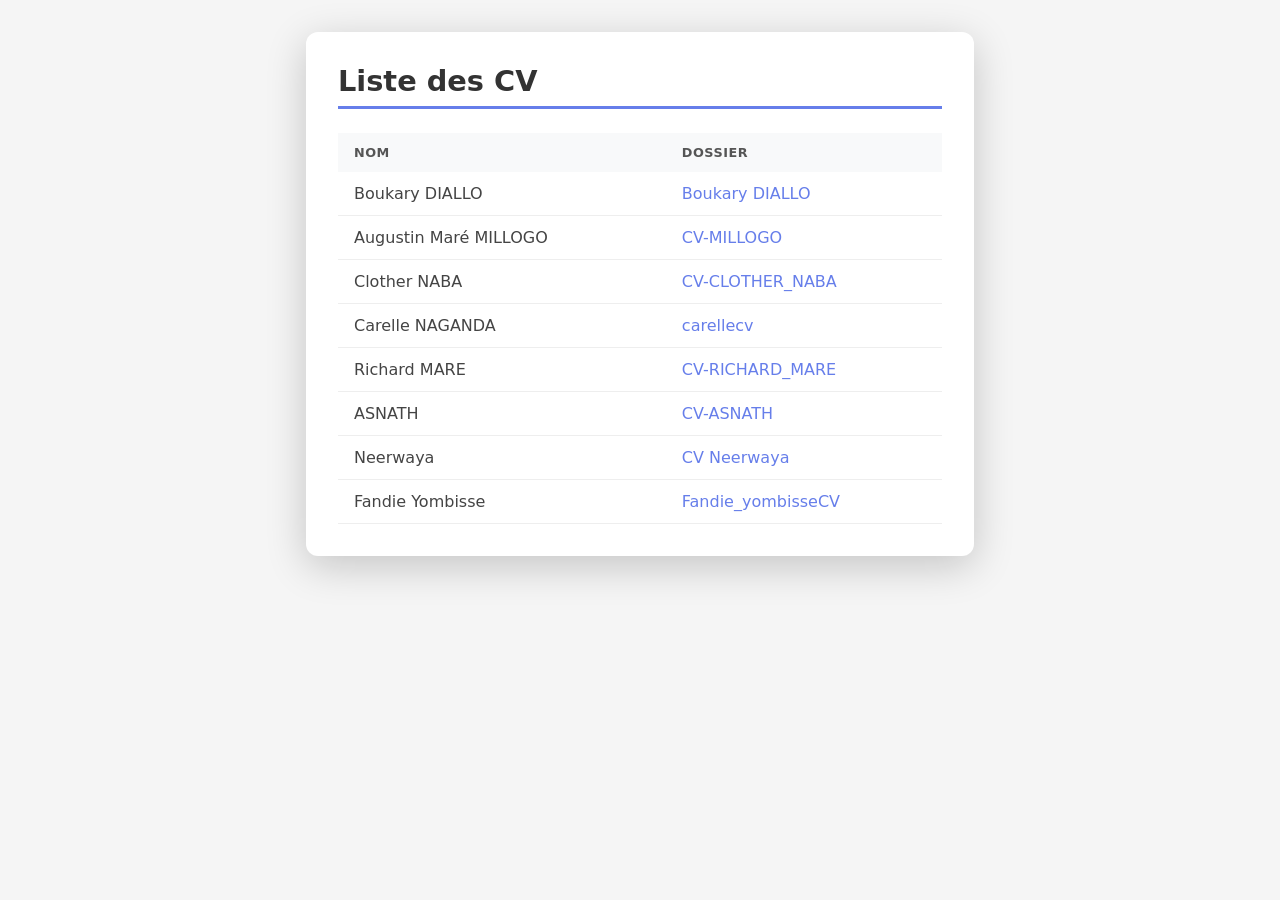
<file: index.html>
<!DOCTYPE html>
<html lang="fr">
<head>
  <meta charset="UTF-8">
  <meta name="viewport" content="width=device-width, initial-scale=1.0">
  <title>Liste des CV</title>
  <style>
    * { box-sizing: border-box; }
    body {
      font-family: system-ui, -apple-system, sans-serif;
      max-width: 700px;
      margin: 0 auto;
      padding: 2rem 1rem;
      background: #f5f5f5;
      min-height: 100vh;
    }
    .card {
      background: #fff;
      border-radius: 12px;
      padding: 2rem;
      box-shadow: 0 10px 40px rgba(0,0,0,0.2);
    }
    h1 {
      font-size: 1.8rem;
      margin: 0 0 1.5rem;
      color: #333;
      border-bottom: 3px solid #667eea;
      padding-bottom: 0.5rem;
    }
    table { width: 100%; border-collapse: collapse; }
    th {
      text-align: left;
      padding: 0.75rem 1rem;
      background: #f8f9fa;
      color: #555;
      font-weight: 600;
      text-transform: uppercase;
      font-size: 0.8rem;
      letter-spacing: 0.5px;
    }
    td {
      padding: 0.75rem 1rem;
      border-bottom: 1px solid #eee;
      color: #444;
    }
    tr:hover td { background: #f8f9fa; }
    a {
      color: #667eea;
      text-decoration: none;
      font-weight: 500;
      transition: color 0.2s;
    }
    a:hover { color: #764ba2; text-decoration: underline; }
    .no-link { color: #aaa; }
  </style>
</head>
<body>
  <div class="card">
    <h1>Liste des CV</h1>
    <table>
      <tr><th>Nom</th><th>Dossier</th></tr>
      <tr><td>Boukary DIALLO</td><td><a href="boukary.dev/index.html">Boukary DIALLO</a></td></tr>
      <tr><td>Augustin Maré MILLOGO</td><td><a href="CV-MILLOGO/index.html">CV-MILLOGO</a></td></tr>
      <tr><td>Clother NABA</td><td><a href="CV-CLOTHER_NABA/index.html">CV-CLOTHER_NABA</a></td></tr>
      <tr><td>Carelle NAGANDA</td><td><a href="carellecv/index.html">carellecv</a></td></tr>
      <tr><td>Richard MARE</td><td><a href="CV-RICHARD_MARE/index.html">CV-RICHARD_MARE</a></td></tr>
      <tr><td>ASNATH</td><td><a href="CV-ASNATH/index.html">CV-ASNATH</a></td></tr>
      <tr><td>Neerwaya</td><td><a href="CV%20Neerwaya/curi.html">CV Neerwaya</a></td></tr>
      <tr><td>Fandie Yombisse</td><td><a href="Fandie_yombisseCV/yombisseCV.html">Fandie_yombisseCV</a></td></tr>
    </table>
  </div>
</body>
</html>
</file>
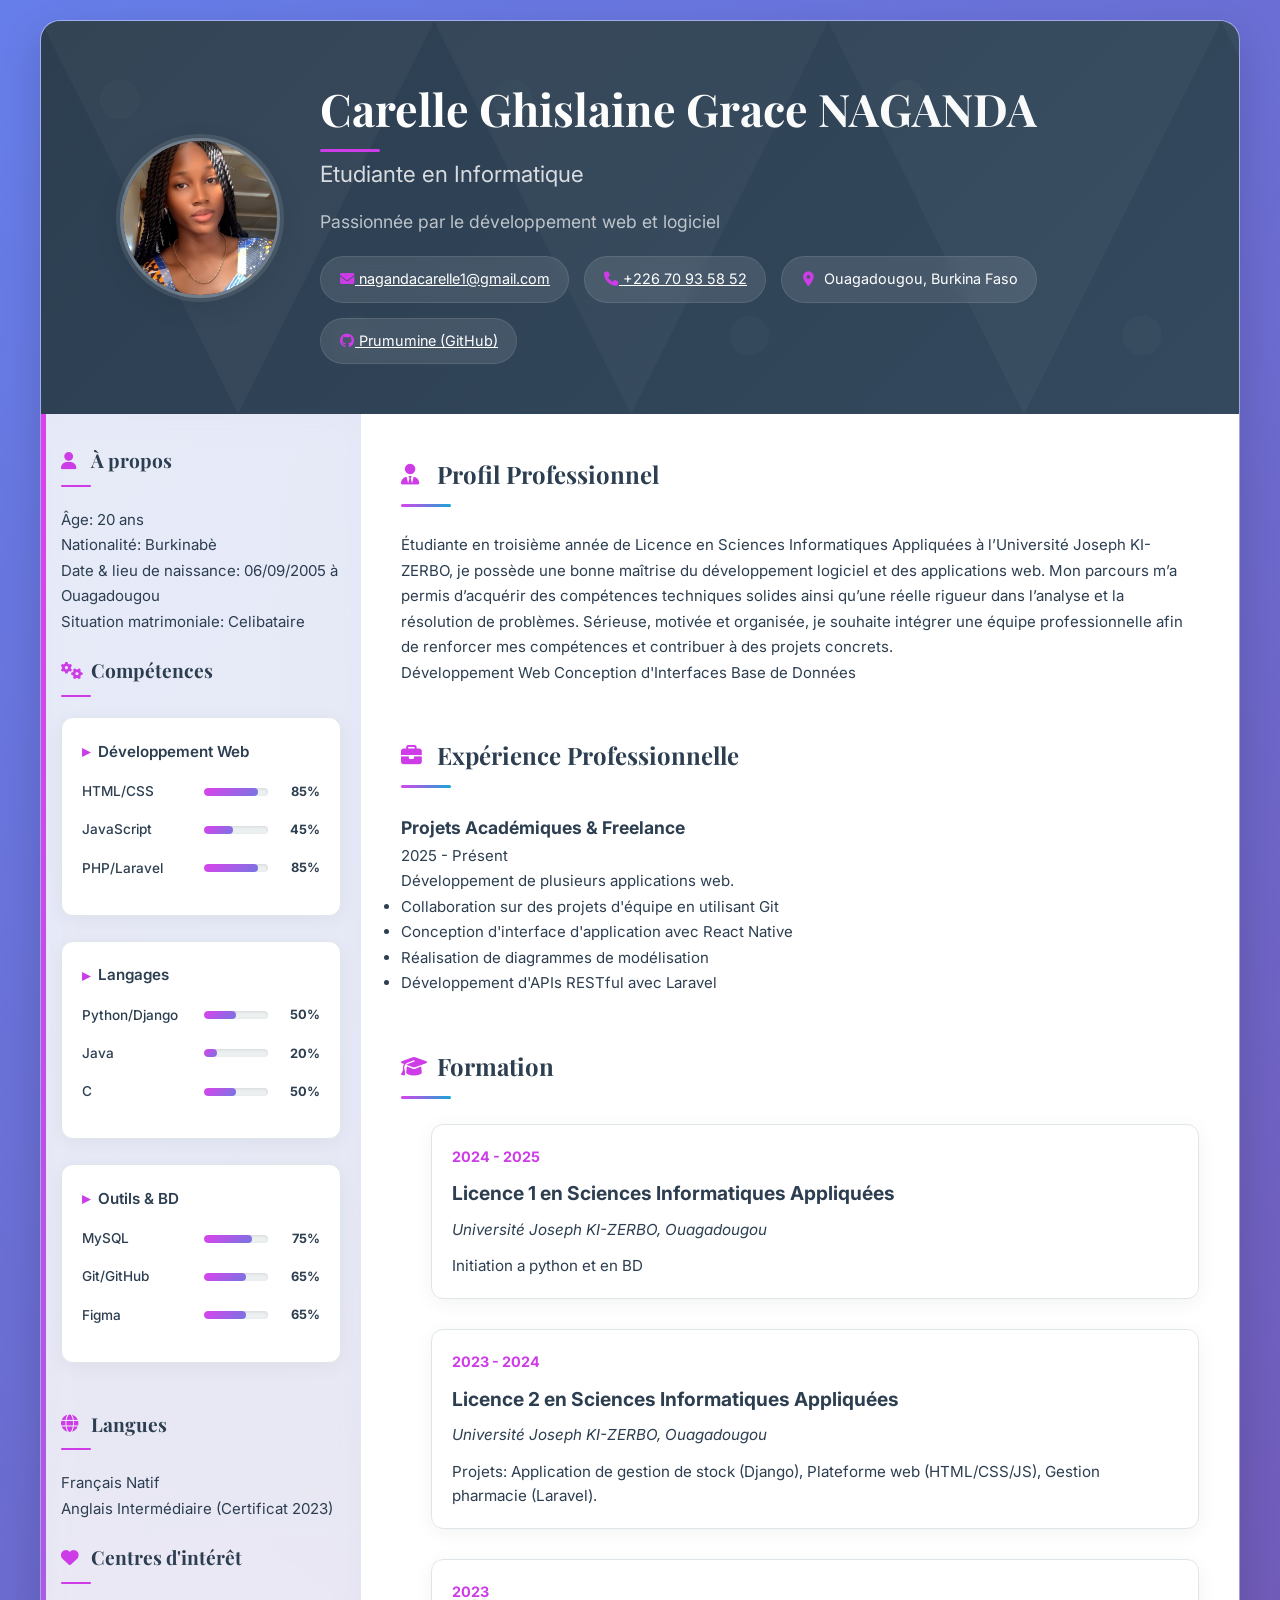
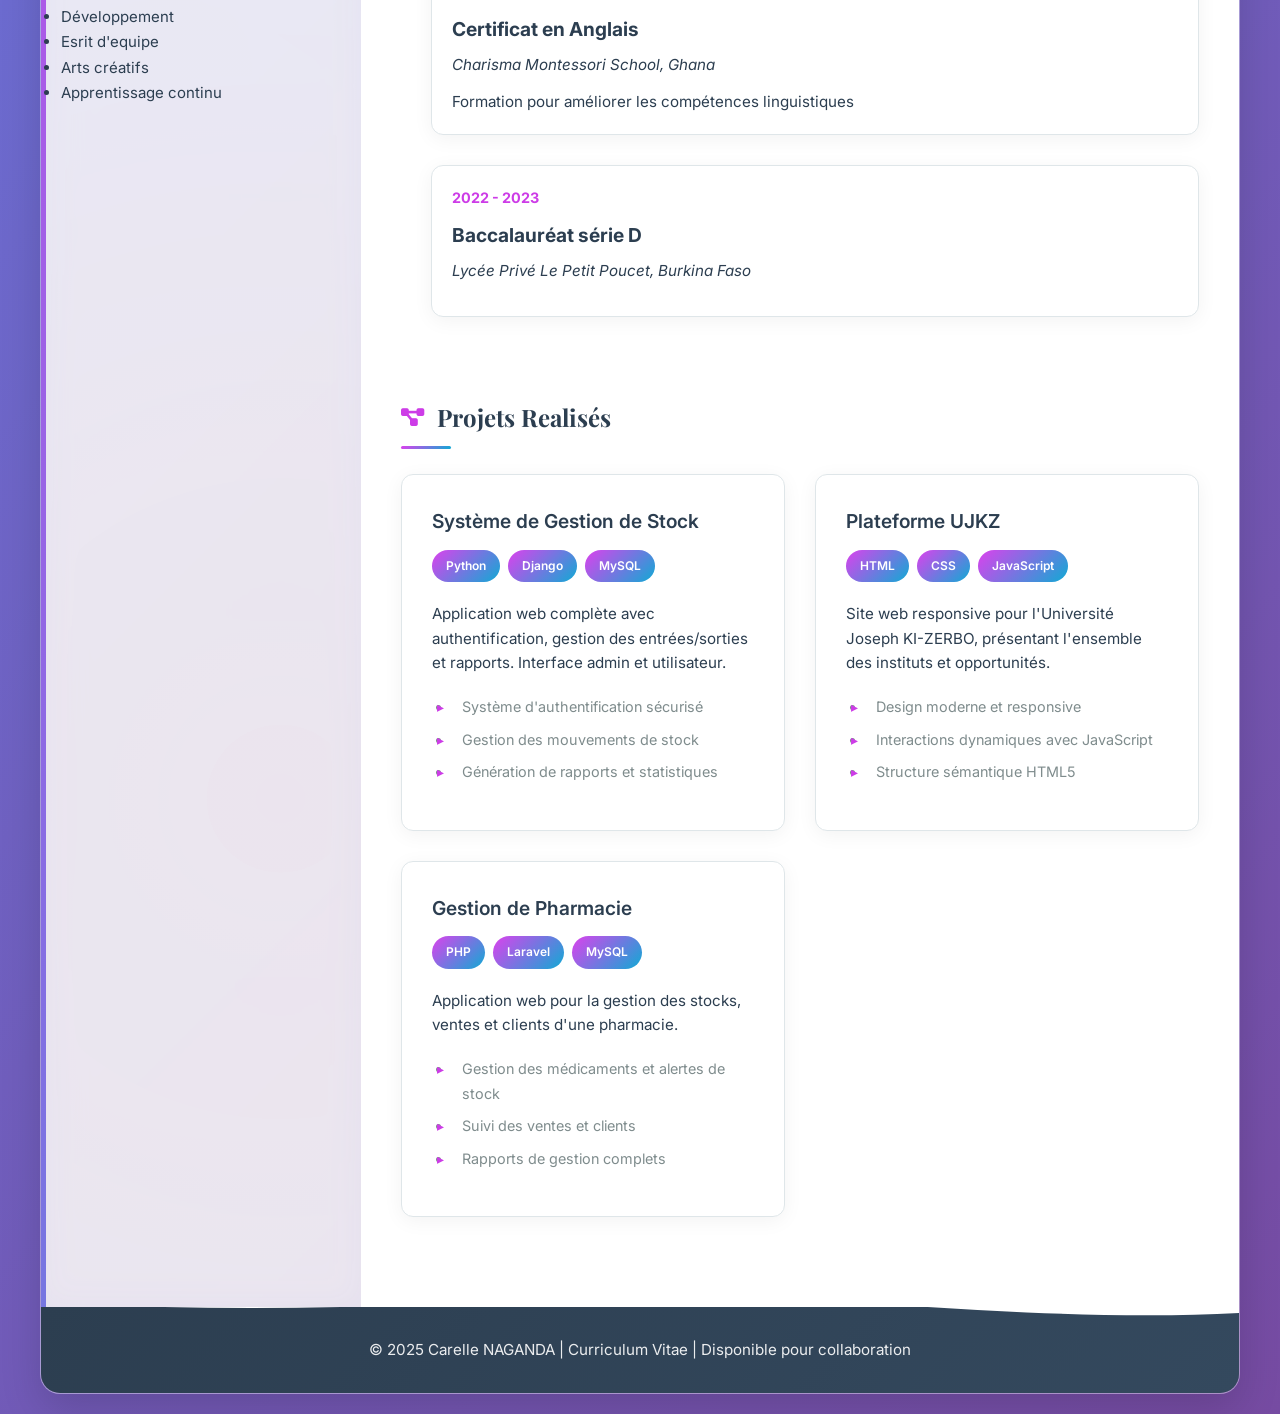
<file: carellecv/index.html>
<!DOCTYPE html>
<html lang="fr">
<head>
    <meta charset="UTF-8">
    <meta name="viewport" content="width=device-width, initial-scale=1.0">
    <title>Carelle NAGANDA | Curriculum Vitae</title>
    <link rel="preconnect" href="https://fonts.googleapis.com">
    <link rel="preconnect" href="https://fonts.gstatic.com" crossorigin>
    <link href="https://fonts.googleapis.com/css2?family=Inter:wght@300;400;500;600;700&family=Playfair+Display:wght@400;500;600;700&display=swap" rel="stylesheet">
    <link rel="stylesheet" href="https://cdnjs.cloudflare.com/ajax/libs/font-awesome/6.4.0/css/all.min.css">
    <link rel="stylesheet" href="style.css">
    <link rel="stylesheet" media="print" href="style.css">
</head>
<body>
    <div class="cv-container">
        <!-- CV Header -->
        <header class="cv-header">
            <div class="container">
                <div class="header-content">
                    <div class="profile-section">
                        <div class="profile-img">
                            <img src="mon Image 2025.png" alt="Photo de Carelle NAGANDA">
                        </div>
                        <div class="header-text">
                            <h1>Carelle Ghislaine Grace NAGANDA</h1>
                            <h2>Etudiante en Informatique</h2>
                            <p>Passionnée par le développement web et logiciel</p>
                            <div class="contact-quick">
                                <span><a href="mailto:nagandacarelle1@gmail.com"><i class="fas fa-envelope"></i> nagandacarelle1@gmail.com</a></span>
                                <span><a href="tel:+22670935852"><i class="fas fa-phone"></i> +226 70 93 58 52</a></span>
                                <span><i class="fas fa-map-marker-alt"></i> Ouagadougou, Burkina Faso</span>
                                <span><a href="https://github.com/Prumumine/skanemi/tree/main/resources"><i class="fab fa-github"></i> Prumumine (GitHub)</a></span>
                            </div>
                        </div>
                    </div>
                </div>
            </div>
        </header>

        <!-- Main CV Layout -->
        <main class="cv-layout">
            <!-- Sidebar -->
            <aside class="sidebar">
                <!-- Personal Information -->
                <section class="personal-info">
                    <h3><i class="fas fa-user"></i> À propos</h3>
                    <div class="detail-item">
                        <span class="detail-label">Âge:</span>
                        <span class="detail-value">20 ans</span>
                    </div>
                    <div class="detail-item">
                        <span class="detail-label">Nationalité:</span>
                        <span class="detail-value">Burkinabè</span>
                    </div>
                     <div class="detail-item">
                        <span class="detail-label">Date & lieu de naissance: </span>
                        <span class="detail-value">06/09/2005 à Ouagadougou</span>
                    </div>
                    <div class="detail-item">
                        <span class="detail-label">Situation matrimoniale:</span>
                        <span class="detail-value">Celibataire</span>
                    </div>
                </section>

                <!-- Skills -->
                <section class="skills-sidebar">
                    <h3><i class="fas fa-cogs"></i> Compétences</h3>
                    <div class="skill-category">
                        <h4>Développement Web</h4>
                        <div class="skill-item">
                            <span class="skill-name">HTML/CSS</span>
                            <div class="skill-bar">
                                <div class="skill-level html-css"></div>
                            </div>
                            <span class="skill-percent">85%</span>
                        </div>
                        <div class="skill-item">
                            <span class="skill-name">JavaScript</span>
                            <div class="skill-bar">
                                <div class="skill-level javascript"></div>
                            </div>
                            <span class="skill-percent">45%</span>
                        </div>
                        <div class="skill-item">
                            <span class="skill-name">PHP/Laravel</span>
                            <div class="skill-bar">
                                <div class="skill-level php"></div>
                            </div>
                            <span class="skill-percent">85%</span>
                        </div>
                    </div>

                    <div class="skill-category">
                        <h4>Langages</h4>
                        <div class="skill-item">
                            <span class="skill-name">Python/Django</span>
                            <div class="skill-bar">
                                <div class="skill-level python"></div>
                            </div>
                            <span class="skill-percent">50%</span>
                        </div>
                        <div class="skill-item">
                            <span class="skill-name">Java</span>
                            <div class="skill-bar">
                                <div class="skill-level java"></div>
                            </div>
                            <span class="skill-percent">20%</span>
                        </div>
                        <div class="skill-item">
                            <span class="skill-name">C</span>
                            <div class="skill-bar">
                                <div class="skill-level c"></div>
                            </div>
                            <span class="skill-percent">50%</span>
                        </div>
                    </div>

                    <div class="skill-category">
                        <h4>Outils & BD</h4>
                        <div class="skill-item">
                            <span class="skill-name">MySQL</span>
                            <div class="skill-bar">
                                <div class="skill-level mysql"></div>
                            </div>
                            <span class="skill-percent">75%</span>
                        </div>
                        <div class="skill-item">
                            <span class="skill-name">Git/GitHub</span>
                            <div class="skill-bar">
                                <div class="skill-level git"></div>
                            </div>
                            <span class="skill-percent">65%</span>
                        </div>
                        <div class="skill-item">
                            <span class="skill-name">Figma</span>
                            <div class="skill-bar">
                                <div class="skill-level design"></div>
                            </div>
                            <span class="skill-percent">65%</span>
                        </div>
                    </div>
                </section>

                <!-- Languages -->
                <section class="languages">
                    <h3><i class="fas fa-globe"></i> Langues</h3>
                    <div class="language-item">
                        <span class="language-name">Français</span>
                        <span class="language-level">Natif</span>
                    </div>
                    <div class="language-item">
                        <span class="language-name">Anglais</span>
                        <span class="language-level">Intermédiaire (Certificat 2023)</span>
                    </div>
                </section>

                <!-- Interests -->
                <section class="interests">
                    <h3><i class="fas fa-heart"></i> Centres d'intérêt</h3>
                    <ul>
                        <li>Développement </li>
                        <li>Esrit d'equipe</li>
                        <li>Arts créatifs</li>
                        <li>Apprentissage continu</li>
                        
                    </ul>
                </section>
            </aside>

            <!-- Main Content -->
            <div class="main-content">
                <!-- Professional Summary -->
                <section class="summary">
                    <h2><i class="fas fa-user-tie"></i> Profil Professionnel</h2>
                    <p>Étudiante en troisième année de Licence en Sciences Informatiques Appliquées à l’Université Joseph KI-ZERBO, je possède une bonne maîtrise du développement logiciel et des applications web. Mon parcours m’a permis d’acquérir des compétences techniques solides ainsi qu’une réelle rigueur dans l’analyse et la résolution de problèmes. Sérieuse, motivée et organisée, je souhaite intégrer une équipe professionnelle afin de renforcer mes compétences et contribuer à des projets concrets.</p>
                    <div class="key-skills">
                        <span class="skill-tag">Développement Web</span>
                        <span class="skill-tag">Conception d'Interfaces</span>
                        <span class="skill-tag">Base de Données</span>
                    </div>
                </section>

                <!-- Professional Experience -->
                <section class="experience">
                    <h2><i class="fas fa-briefcase"></i> Expérience Professionnelle</h2>
                    <div class="experience-item">
                        <h3>Projets Académiques & Freelance</h3>
                        <span class="experience-date">2025 - Présent</span>
                        <p>Développement de plusieurs applications web.</p>
                        <ul>
                            <li>Collaboration sur des projets d'équipe en utilisant Git</li>
                            <li>Conception d'interface d'application avec React Native</li>
                            <li>Réalisation de diagrammes de modélisation</li>
                            <li>Développement d'APIs RESTful avec Laravel</li>
                        </ul>
                    </div>
                </section>

                <!-- Education -->
                <section class="education">
                    <h2><i class="fas fa-graduation-cap"></i> Formation</h2>
                    <div class="timeline">
                        <div class="timeline-item">
                            <div class="timeline-date">2024 - 2025</div>
                            <div class="timeline-content">
                                <h3>Licence 1 en Sciences Informatiques Appliquées</h3>
                                <p class="institution">Université Joseph KI-ZERBO, Ouagadougou</p>
                                <p>Initiation a python et en BD</p>
                            </div>
                        </div>
                        <div class="timeline-item">
                            <div class="timeline-date">2023 - 2024</div>
                            <div class="timeline-content">
                                <h3>Licence 2 en Sciences Informatiques Appliquées</h3>
                                <p class="institution">Université Joseph KI-ZERBO, Ouagadougou</p>
                                <p>Projets: Application de gestion de stock (Django), Plateforme web (HTML/CSS/JS), Gestion pharmacie (Laravel).</p>
                            </div>
                        </div>
                        <div class="timeline-item">
                            <div class="timeline-date">2023</div>
                            <div class="timeline-content">
                                <h3>Certificat en Anglais</h3>
                                <p class="institution">Charisma Montessori School, Ghana</p>
                                <p>Formation  pour améliorer les compétences linguistiques </p>
                            </div>
                        </div>
                        <div class="timeline-item">
                            <div class="timeline-date">2022 - 2023</div>
                            <div class="timeline-content">
                                <h3>Baccalauréat série D </h3>
                                <p class="institution">Lycée Privé Le Petit Poucet, Burkina Faso</p>

                            </div>
                        </div>
                    </div>
                </section>

                <!-- Projects -->
                <section class="projects">
                    <h2><i class="fas fa-project-diagram"></i> Projets Realisés</h2>
                    <div class="projects-grid">
                        <div class="project-card">
                            <div class="project-header">
                                <h3>Système de Gestion de Stock</h3>
                                <div class="project-tech">
                                    <span>Python</span>
                                    <span>Django</span>
                                    <span>MySQL</span>
                                </div>
                            </div>
                            <p>Application web complète avec authentification, gestion des entrées/sorties et rapports. Interface admin et utilisateur.</p>
                            <ul>
                                <li>Système d'authentification sécurisé</li>
                                <li>Gestion des mouvements de stock</li>
                                <li>Génération de rapports et statistiques</li>
                            </ul>
                        </div>
                        <div class="project-card">
                            <div class="project-header">
                                <h3>Plateforme UJKZ</h3>
                                <div class="project-tech">
                                    <span>HTML</span>
                                    <span>CSS</span>
                                    <span>JavaScript</span>
                                </div>
                            </div>
                            <p>Site web responsive pour l'Université Joseph KI-ZERBO, présentant l'ensemble des instituts et opportunités.</p>
                            <ul>
                                <li>Design moderne et responsive</li>
                                <li>Interactions dynamiques avec JavaScript</li>
                                <li>Structure sémantique HTML5</li>
                            </ul>
                        </div>
                        <div class="project-card">
                            <div class="project-header">
                                <h3>Gestion de Pharmacie</h3>
                                <div class="project-tech">
                                    <span>PHP</span>
                                    <span>Laravel</span>
                                    <span>MySQL</span>
                                </div>
                            </div>
                            <p>Application web pour la gestion des stocks, ventes et clients d'une pharmacie.</p>
                            <ul>
                                <li>Gestion des médicaments et alertes de stock</li>
                                <li>Suivi des ventes et clients</li>
                                <li>Rapports de gestion complets</li>
                            </ul>
                        </div>
                    </div>
                </section>


            </div>
        </main>

        <!-- Footer -->
        <footer class="cv-footer">
            <p>&copy; 2025 Carelle NAGANDA | Curriculum Vitae | Disponible pour collaboration</p>
        </footer>
    </div>

    <script>
        // Simple UX enhancement: Smooth scroll for anchor links
        document.querySelectorAll('a[href^="#"]').forEach(anchor => {
            anchor.addEventListener('click', function (e) {
                e.preventDefault();
                document.querySelector(this.getAttribute('href')).scrollIntoView({
                    behavior: 'smooth'
                });
            });
        });

        // Add loading animation for skills
        window.addEventListener('load', function() {
            const skillBars = document.querySelectorAll('.skill-level');
            skillBars.forEach((bar, index) => {
                setTimeout(() => {
                    const targetWidth = getComputedStyle(bar).getPropertyValue('--target-width') || '0%';
                    bar.style.width = targetWidth;
                }, index * 200);
            });
        });
    </script>
</body>
</html>
</file>
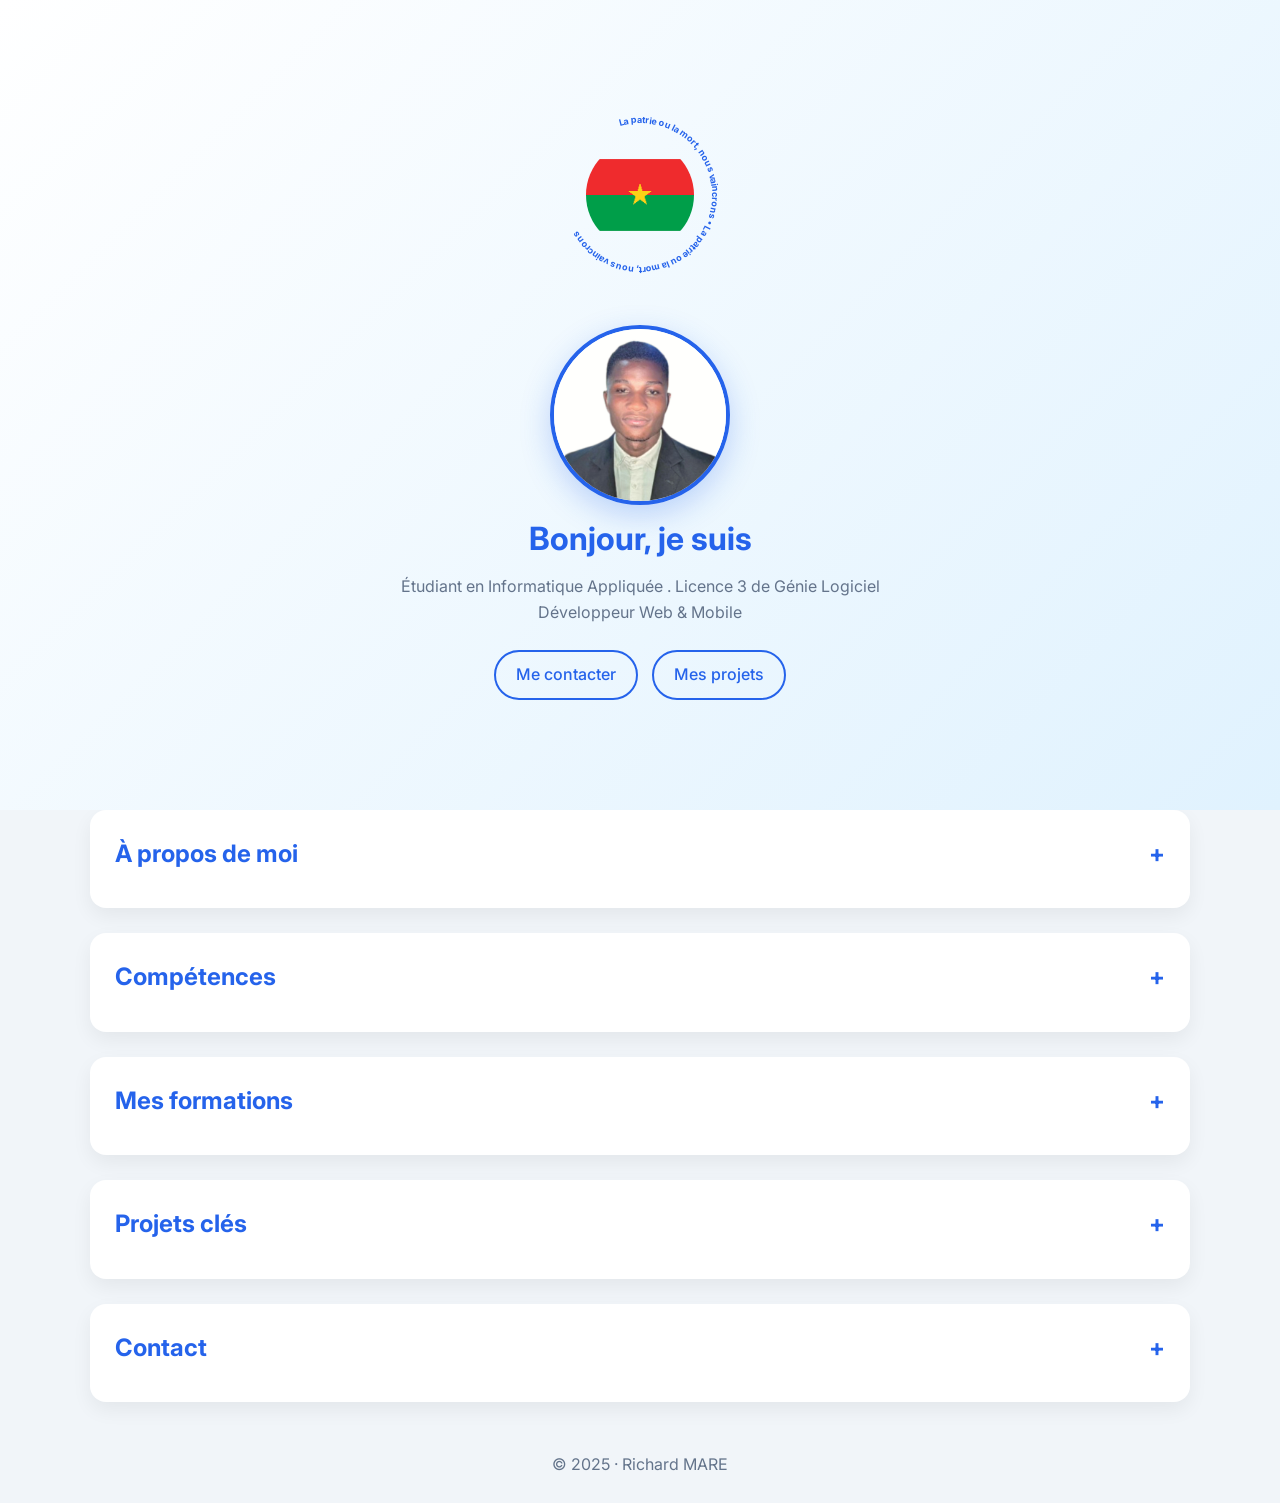
<file: CV-RICHARD_MARE/index.html>
<!DOCTYPE html>
<html lang="fr">
<head>
  <meta charset="UTF-8">
  <link rel="stylesheet" href="https://cdnjs.cloudflare.com/ajax/libs/font-awesome/6.5.0/css/all.min.css">
  <meta name="viewport" content="width=device-width, initial-scale=1.0">
  <title>CV – Richard MARE</title>
  <link rel="stylesheet" href="style.css">
</head>
<body>
<header class="hero">
  <div class="hero-flex">

    <!-- Cercle drapeau + texte circulaire -->
<div class="hero-flag">
  <svg viewBox="0 0 200 200">
    <!-- Cercle pour texte -->
    <defs>
      <path id="circlePath" d="M100,100 m-80,0 a80,80 0 1,1 160,0 a80,80 0 1,1 -160,0"/>
    </defs>

    <text fill="#2563eb" font-size="10" font-weight="700">
  <textPath id="rotatingTextPath" href="#circlePath" startOffset="0">
    La patrie ou la mort, nous vaincrons • La patrie ou la mort, nous vaincrons
  </textPath>
</text>

    <!-- Image du drapeau au centre -->
    <image href="images/bf-flag.png" x="40" y="40" width="120" height="120" clip-path="circle(60px at 60px 60px)"/>
  </svg>
</div>

    <!-- Photo et texte -->
    <div class="hero-photo-text">
      <div class="hero-photo">
        <img src="images/profile.jpg" alt="Photo de Richard MARE">
      </div>
      <div class="hero-text">
        <h1><span id="typing"></span></h1>
        <p class="subtitle">
          Étudiant en Informatique Appliquée . Licence 3 de Génie Logiciel   Développeur Web & Mobile
        </p>
        <div class="cta">
          <a href="#contact"  >Me contacter</a>
          <a href="#projects">Mes projets</a>
        </div>
      </div>
    </div>

  </div>
</header>


<!-- À PROPOS -->
<section class="section accordion">
  <h2 class="accordion-title">À propos de moi</h2>
  <div class="accordion-content">

    <div class="hero-about">
      <div class="about-field field-nom"><i class="fa-solid fa-user"></i> <span></span></div>
      <div class="about-field field-prenom"><i class="fa-solid fa-user"></i> <span></span></div>
      <div class="about-field field-age"><i class="fa-solid fa-cake-candles"></i> <span></span></div>
      <div class="about-field field-status"><i class="fa-solid fa-heart"></i> <span></span></div>
      <div class="about-field field-residence"><i class="fa-solid fa-map-marker-alt"></i> <span></span></div>
      <div class="about-field field-etudes"><i class="fa-solid fa-laptop-code"></i> <span></span></div>
      <div class="about-field field-ambition"><i class="fa-solid fa-lightbulb"></i> <span></span></div>
    </div>

  </div>
</section>



<!-- COMPÉTENCES -->
<section class="section accordion">
  <h2 class="accordion-title">Compétences</h2>
  <div class="accordion-content">
    <div class="skills-grid">
      <span class="badge-skill">C</span>
      <span class="badge-skill">JavaScript</span>
      <span class="badge-skill">PHP</span>
      <span class="badge-skill">Laravel</span>
      <span class="badge-skill">React Native</span>
      <span class="badge-skill">MySQL</span>
      <span class="badge-skill">Git / GitHub</span>
      <span class="badge-skill">API REST</span>
    </div>
  </div>
</section>

<!-- FORMATION -->
<section class="section accordion">
  <h2 class="accordion-title">Mes formations</h2>
  <div class="accordion-content">
    <div class="carousel formation-carousel">
      <button class="carousel-btn prev">&#10094;</button>
      <div class="carousel-track">
        <!-- Card 1 -->
        <div class="project-card">
          <div class="project-inner">
            <img src="images/logo-ifoad.jpg" alt="Licence Informatique Appliquée">
            <div class="project-body">
              <h3>Licence Informatique Appliquée</h3>
              <p class="muted">Université Joseph Ki-Zerbo – IFOAD</p>
              <p class="muted">- Génie Logiciel . Licence 3 -</p>
              <p class="year">2025-2026 – En cours</p>
            </div>
          </div>
        </div>
        <!-- Card 2 -->
        <div class="project-card">
          <div class="project-inner">
            <img src="images/redaction-projet.jpeg" alt="Rédaction de projet percutant">
            <div class="project-body">
              <h3>Rédaction de projet</h3>
              <p class="muted">LEO CLUB DE BOBO</p>
              <p class="year">2025</p>
            </div>
          </div>
        </div>
        <!-- Card 3 -->
        <div class="project-card">
          <div class="project-inner">
            <img src="images/secretariat.jpeg" alt="Gestion de secrétariat public">
            <div class="project-body">
              <h3>Gestion de secrétariat public</h3>
              <p class="muted">Emploi partiel</p>
              <p class="year">2018 - 2022</p>
            </div>
          </div>
        </div>
        <!-- Card 4 -->
        <div class="project-card">
          <div class="project-inner">
            <img src="images/musique.jpeg" alt="Musique, chant et batterie">
            <div class="project-body">
              <h3>Musique, chant et batterie</h3>
              <p class="muted">Chorale Sainte Cécile de Gon-Boussougou</p>
              <p class="year">2019 – 2022</p>
            </div>
          </div>
        </div>
        <!-- Card 5 -->
        <div class="project-card">
          <div class="project-inner">
            <img src="images/conduite-groupe.jpeg" alt="Conduite de groupe et d’équipe">
            <div class="project-body">
              <h3>Conduite de groupe et travail d’équipe</h3>
              <p class="muted">Mairie de Gon-Boussougou</p>
              <p class="year">2022</p>
            </div>
          </div>
        </div>
        <!-- Card 6 -->
        <div class="project-card">
          <div class="project-inner">
            <img src="images/mentorat-jeunes.jpeg" alt="Mentorat politique des jeunes">
            <div class="project-body">
              <h3>Mentorat politique des jeunes</h3>
              <p class="muted">Association PAGALAYIRI de Gon-Boussougou</p>
              <p class="year">2023</p>
            </div>
          </div>
        </div>
      </div>
      <button class="carousel-btn next">&#10095;</button>
    </div>
  </div>
</section>


<!-- PROJETS -->
<section class="section accordion" id="projects">
  <h2 class="accordion-title">Projets clés</h2>
  <div class="accordion-content">
    <div class="carousel">
      <div class="carousel-track">
        <div class="project-card">
          <div class="project-inner">
            <img src="images/ecommerce.jpeg" alt="E-commerce">
            <div class="project-body">
              <h3>E-commerce sécurisé</h3>
              <span class="badge">Laravel</span>
              <span class="badge">MySQL</span>
              <p>Plateforme complète avec paiements et administration.</p>
            </div>
          </div>
        </div>
        <div class="project-card">
          <div class="project-inner">
            <img src="images/mobile.jpg" alt="Application mobile">
            <div class="project-body">
              <h3>Application étudiants</h3>
              <span class="badge">React Native</span>
              <span class="badge">SQLite</span>
              <p>Application mobile fluide avec stockage local.</p>
            </div>
          </div>
        </div>
        <div class="project-card">
          <div class="project-inner">
            <img src="images/portfolio.jpeg" alt="Portfolio">
            <div class="project-body">
              <h3>Portfolio pro</h3>
              <span class="badge">Laravel</span>
              <span class="badge">Tailwind</span>
              <p>Portfolio avec backend admin sécurisé.</p>
            </div>
          </div>
        </div>
      </div>
      <button class="carousel-btn prev">‹</button>
      <button class="carousel-btn next">›</button>
    </div>
  </div>
</section>

<!-- CONTACT -->
<section class="section accordion" id="contact">
  <h2 class="accordion-title">Contact</h2>
  <div class="accordion-content contact-grid">
    <a href="tel:+22665711741" class="contact-card">
      <div class="card-bg phone-bg"></div>
      <div class="card-content">
        <i class="fas fa-phone"></i>
        <span>+226 65 71 17 41</span>
      </div>
    </a>
    <a href="mailto:marerichard10@email.com" class="contact-card">
      <div class="card-bg email-bg"></div>
      <div class="card-content">
        <i class="fas fa-envelope"></i>
        <span>marerichard10@email.com</span>
      </div>
    </a>
    <a href="https://github.com/darkENEyes" class="contact-card" target="_blank" rel="noopener">
      <div class="card-bg github-bg"></div>
      <div class="card-content">
        <i class="fab fa-github"></i>
        <span>github.com/darkENEyes</span>
      </div>
    </a>
    <a href="https://www.facebook.com/richard.mare.91011" class="contact-card" target="_blank" rel="noopener">
      <div class="card-bg facebook-bg"></div>
      <div class="card-content">
        <i class="fab fa-facebook"></i>
        <span>facebook.com/richard.mare.91011</span>
      </div>
    </a>
    <div class="contact-card">
      <div class="card-bg bf-bg"></div>
      <div class="card-content">
        <i class="fas fa-map-marker-alt"></i>
        <span>Burkina Faso</span>
      </div>
    </div>
  </div>
</section>

<footer>
  <p>© 2025 · Richard MARE</p>
</footer>

<script src="script.js"></script>
</body>
</html>
</file>
<file: carellecv/style.css>
/* CV Carelle - Design Premium avec Effets Avancés */
:root {
  --primary: #2c3e50;
  --secondary: #34495e;
  --accent: #cd3ce7;
  --accent-light: #cd6dde;
  --accent-gradient: linear-gradient(135deg, #dc41ed, #10aad4);
  --light: #f8f9fa;
  --light-gray: #ecf0f1;
  --text: #2c3e50;
  --text-light: #7f8c8d;
  --border: #dfe6e9;
  --shadow: 0 8px 30px rgba(0,0,0,0.08);
  --shadow-hover: 0 15px 40px rgba(0,0,0,0.15);
  --shadow-soft: 0 4px 20px rgba(0,0,0,0.05);
  --transition: all 0.4s cubic-bezier(0.25, 0.46, 0.45, 0.94);
  --transition-slow: all 0.6s cubic-bezier(0.25, 0.46, 0.45, 0.94);
  --radius: 12px;
  --radius-lg: 20px;
  --glass: rgba(255, 255, 255, 0.25);
  --glass-border: rgba(255, 255, 255, 0.18);
}

* {
  margin: 0;
  padding: 0;
  box-sizing: border-box;
}

body {
  font-family: 'Inter', -apple-system, BlinkMacSystemFont, sans-serif;
  line-height: 1.7;
  color: var(--text);
  background: linear-gradient(135deg, #667eea 0%, #764ba2 100%);
  font-size: 15px;
  scroll-behavior: smooth;
  font-weight: 400;
  min-height: 100vh;
  display: flex;
  align-items: center;
  justify-content: center;
  padding: 20px;
}

/* Container principal avec effet glassmorphism */
.cv-container {
  max-width: 1200px;
  width: 100%;
  background: var(--glass);
  backdrop-filter: blur(20px);
  -webkit-backdrop-filter: blur(20px);
  border: 1px solid var(--glass-border);
  border-radius: var(--radius-lg);
  box-shadow: var(--shadow-hover);
  overflow: hidden;
  position: relative;
  transform: translateY(0);
  transition: var(--transition-slow);
}

.cv-container::before {
  content: '';
  position: absolute;
  top: 0;
  left: 0;
  right: 0;
  bottom: 0;
  background: 
    radial-gradient(circle at 20% 80%, rgba(231, 76, 60, 0.1) 0%, transparent 50%),
    radial-gradient(circle at 80% 20%, rgba(52, 152, 219, 0.1) 0%, transparent 50%);
  pointer-events: none;
}

.cv-container:hover {
  transform: translateY(-5px);
  box-shadow: 
    0 25px 50px rgba(0,0,0,0.2),
    0 0 0 1px rgba(255,255,255,0.1);
}

/* Header avec dégradé animé */
.cv-header {
  background: linear-gradient(135deg, var(--primary) 0%, var(--secondary) 50%, var(--accent) 100%);
  background-size: 200% 200%;
  color: white;
  padding: 50px 0;
  position: relative;
  overflow: hidden;
  animation: gradientShift 8s ease infinite;
}

@keyframes gradientShift {
  0%, 100% { background-position: 0% 50%; }
  50% { background-position: 100% 50%; }
}

.cv-header::before {
  content: '';
  position: absolute;
  top: 0;
  left: 0;
  right: 0;
  bottom: 0;
  background: 
    url('data:image/svg+xml,<svg xmlns="http://www.w3.org/2000/svg" viewBox="0 0 100 100" fill="%23ffffff" opacity="0.03"><polygon points="0,0 100,0 50,100"/></svg>'),
    url('data:image/svg+xml,<svg xmlns="http://www.w3.org/2000/svg" viewBox="0 0 100 100" fill="%23ffffff" opacity="0.02"><circle cx="20" cy="20" r="5"/><circle cx="80" cy="80" r="5"/></svg>');
  animation: float 20s ease-in-out infinite;
}

@keyframes float {
  0%, 100% { transform: translateY(0px) rotate(0deg); }
  50% { transform: translateY(-10px) rotate(1deg); }
}

.container {
  max-width: 1100px;
  margin: 0 auto;
  padding: 0 30px;
  position: relative;
  z-index: 2;
}

/* Section profil avec effet 3D */
.header-content {
  display: flex;
  align-items: center;
  gap: 40px;
}

.profile-section {
  display: flex;
  align-items: center;
  gap: 40px;
  width: 100%;
}

.profile-img {
  width: 160px;
  height: 160px;
  border-radius: 50%;
  border: 3px solid rgba(255,255,255,0.3);
  overflow: hidden;
  box-shadow: 
    var(--shadow),
    0 0 0 4px rgba(255,255,255,0.1),
    inset 0 0 20px rgba(255,255,255,0.2);
  flex-shrink: 0;
  position: relative;
  transform: perspective(1000px) rotateY(0deg);
  transition: var(--transition);
}

.profile-img::before {
  content: '';
  position: absolute;
  top: -10px;
  left: -10px;
  right: -10px;
  bottom: -10px;
  background: conic-gradient(from 0deg, #d355b6, #3498db, #4fcef1);
  border-radius: 50%;
  z-index: -1;
  opacity: 0;
  transition: var(--transition);
}

.profile-img:hover {
  transform: perspective(1000px) rotateY(10deg) scale(1.05);
  border-color: rgba(255,255,255,0.6);
}

.profile-img:hover::before {
  opacity: 1;
  animation: rotate 2s linear infinite;
}

@keyframes rotate {
  from { transform: rotate(0deg); }
  to { transform: rotate(360deg); }
}

.profile-img img {
  width: 100%;
  height: 100%;
  object-fit: cover;
  border-radius: 50%;
}

.header-text {
  flex: 1;
}

.header-text h1 {
  font-size: 2.8rem;
  font-weight: 700;
  margin-bottom: 8px;
  font-family: 'Playfair Display', serif;
  background: linear-gradient(135deg, #fff 0%, #f8f9fa 100%);
  -webkit-background-clip: text;
  -webkit-text-fill-color: transparent;
  background-clip: text;
  position: relative;
  display: inline-block;
}

.header-text h1::after {
  content: '';
  position: absolute;
  bottom: -5px;
  left: 0;
  width: 60px;
  height: 3px;
  background: var(--accent);
  border-radius: 2px;
}

.header-text h2 {
  font-size: 1.4rem;
  font-weight: 400;
  opacity: 0.9;
  margin-bottom: 15px;
  color: rgba(255,255,255,0.9);
}

.header-text p {
  font-size: 1.1rem;
  opacity: 0.85;
  margin-bottom: 20px;
  color: rgba(255,255,255,0.8);
  line-height: 1.6;
}

.contact-quick {
  display: flex;
  flex-wrap: wrap;
  gap: 15px;
  margin-top: 20px;
}

.contact-quick span {
  display: flex;
  align-items: center;
  gap: 8px;
  font-size: 0.9rem;
  padding: 10px 18px;
  background: rgba(255,255,255,0.1);
  border-radius: 25px;
  backdrop-filter: blur(10px);
  border: 1px solid rgba(255,255,255,0.1);
  transition: var(--transition);
  position: relative;
  overflow: hidden;
}

.contact-quick span::before {
  content: '';
  position: absolute;
  top: 0;
  left: -100%;
  width: 100%;
  height: 100%;
  background: linear-gradient(90deg, transparent, rgba(255,255,255,0.2), transparent);
  transition: var(--transition);
}

.contact-quick span:hover {
  background: rgba(255,255,255,0.15);
  transform: translateY(-2px);
  box-shadow: 0 5px 15px rgba(0,0,0,0.2);
}

.contact-quick span:hover::before {
  left: 100%;
}

.contact-quick i {
  width: 16px;
  text-align: center;
  color: var(--accent);
}

.contact-quick a {
  color: white;
  text-decoration: underline;
}

.contact-quick a:hover {
  color: white;
  text-decoration: underline;
}

/* Layout principal avec effet de séparation */
.cv-layout {
  display: grid;
  grid-template-columns: 320px 1fr;
  position: relative;
  align-items: stretch;
  min-height: 100vh;
}

.cv-layout::before {
  content: '';
  position: absolute;
  top: 0;
  left: 320px;
  width: 1px;
  height: 100%;
  background: linear-gradient(to bottom, transparent, var(--border), transparent);
}

/* Sidebar amélioré */
.sidebar {
  background: rgba(248, 249, 250, 0.8);
  backdrop-filter: blur(15px);
  padding: 30px 20px;
  position: relative;
  overflow: hidden;
  display: flex;
  flex-direction: column;
  justify-content: flex-start;
  height: 100%;
  gap: 20px;
}

.sidebar section {
  margin-bottom: 0;
  opacity: 0;
  animation: slideInLeft 0.8s ease forwards;
}

.main-content {
  padding: 40px;
  background: white;
  position: relative;
  display: flex;
  flex-direction: column;
  height: 100%;
}

.sidebar::before {
  content: '';
  position: absolute;
  top: 0;
  left: 0;
  width: 5px;
  height: 100%;
  background: var(--accent-gradient);
  background-size: 200% 200%;
  animation: gradientShift 6s ease infinite;
}

.sidebar h3 {
  font-size: 1.2rem;
  color: var(--primary);
  margin-bottom: 20px;
  display: flex;
  align-items: center;
  gap: 10px;
  font-family: 'Playfair Display', serif;
  position: relative;
  padding-bottom: 10px;
}

.sidebar h3::after {
  content: '';
  position: absolute;
  bottom: 0;
  left: 0;
  width: 30px;
  height: 2px;
  background: var(--accent);
  border-radius: 2px;
}

.sidebar h3 i {
  color: var(--accent);
  font-size: 1.1rem;
  width: 20px;
}

/* Cartes de compétences avec effet de profondeur */
.skill-category {
  margin-bottom: 25px;
  background: white;
  padding: 20px;
  border-radius: var(--radius);
  box-shadow: var(--shadow-soft);
  transition: var(--transition);
  border: 1px solid var(--border);
}

.skill-category:hover {
  transform: translateY(-3px);
  box-shadow: var(--shadow);
}

.skill-category h4 {
  font-size: 0.95rem;
  color: var(--primary);
  margin-bottom: 15px;
  font-weight: 600;
  display: flex;
  align-items: center;
  gap: 8px;
}

.skill-category h4::before {
  content: '▸';
  color: var(--accent);
  font-size: 1rem;
}

.skill-item {
  display: flex;
  align-items: center;
  justify-content: space-between;
  margin-bottom: 15px;
  gap: 12px;
  position: relative;
  min-width: 0;
}

.skill-name {
  width: 110px;
  font-weight: 500;
  color: var(--text);
  font-size: 0.85rem;
  flex-shrink: 0;
}

.skill-bar {
  flex: 1;
  height: 8px;
  background: var(--light-gray);
  border-radius: 10px;
  overflow: hidden;
  position: relative;
  box-shadow: inset 0 1px 3px rgba(0,0,0,0.1);
}

.skill-level {
  height: 100%;
  border-radius: 10px;
  background: var(--accent-gradient);
  background-size: 200% 200%;
  transition: width 1.5s cubic-bezier(0.65, 0, 0.35, 1);
  width: 0%;
  position: relative;
  overflow: hidden;
}

.skill-level::after {
  content: '';
  position: absolute;
  top: 0;
  left: -100%;
  width: 100%;
  height: 100%;
  background: linear-gradient(90deg, transparent, rgba(255,255,255,0.4), transparent);
  animation: shine 2s infinite;
}

@keyframes shine {
  0% { left: -100%; }
  100% { left: 100%; }
}

.skill-percent {
  width: 40px;
  font-weight: 700;
  color: var(--primary);
  font-size: 0.8rem;
  text-align: right;
}

/* Main Content avec animations fluides */
.main-content {
  padding: 40px;
  background: white;
  position: relative;
}

.main-content section {
  margin-bottom: 50px;
  opacity: 0;
  animation: slideInRight 0.8s ease forwards;
}

.main-content h2 {
  font-size: 1.5rem;
  color: var(--primary);
  margin-bottom: 25px;
  display: flex;
  align-items: center;
  gap: 12px;
  font-family: 'Playfair Display', serif;
  position: relative;
  padding-bottom: 12px;
}

.main-content h2::after {
  content: '';
  position: absolute;
  bottom: 0;
  left: 0;
  width: 50px;
  height: 3px;
  background: var(--accent-gradient);
  border-radius: 3px;
}

.main-content h2 i {
  color: var(--accent);
  font-size: 1.3rem;
  width: 24px;
}

/* Cartes de projet avec effet morphing */
.projects-grid {
  display: grid;
  grid-template-columns: repeat(auto-fit, minmax(300px, 1fr));
  gap: 30px;
}

.project-card {
  background: white;
  padding: 30px;
  border-radius: var(--radius);
  box-shadow: var(--shadow-soft);
  transition: var(--transition);
  border: 1px solid var(--border);
  position: relative;
  overflow: hidden;
}

.project-card::before {
  content: '';
  position: absolute;
  top: 0;
  left: 0;
  width: 100%;
  height: 4px;
  background: var(--accent-gradient);
  transform: scaleX(0);
  transform-origin: left;
  transition: var(--transition);
}

.project-card:hover {
  transform: translateY(-8px) scale(1.02);
  box-shadow: var(--shadow-hover);
}

.project-card:hover::before {
  transform: scaleX(1);
}

.project-header {
  margin-bottom: 20px;
}

.project-card h3 {
  font-size: 1.2rem;
  color: var(--primary);
  margin-bottom: 12px;
  font-weight: 600;
}

.project-tech {
  display: flex;
  gap: 8px;
  flex-wrap: wrap;
  margin-bottom: 15px;
}

.project-tech span {
  background: var(--accent-gradient);
  color: white;
  padding: 6px 14px;
  border-radius: 20px;
  font-size: 0.75rem;
  font-weight: 600;
  transition: var(--transition);
}

.project-tech span:hover {
  transform: scale(1.1);
}

.project-card p {
  color: var(--text);
  margin-bottom: 20px;
  font-size: 0.95rem;
  line-height: 1.6;
}

.project-card ul {
  margin-left: 20px;
  margin-bottom: 15px;
}

.project-card li {
  margin-bottom: 8px;
  color: var(--text-light);
  font-size: 0.9rem;
  position: relative;
  padding-left: 10px;
}

.project-card li::before {
  content: '▸';
  color: var(--accent);
  position: absolute;
  left: -15px;
}

/* Timeline améliorée avec effet de connexion */
.timeline {
  position: relative;
  padding-left: 30px;
}

.timeline-item {
  position: relative;
  margin-bottom: 30px;
  background: white;
  padding: 20px;
  border-radius: var(--radius);
  box-shadow: var(--shadow-soft);
  border: 1px solid var(--border);
  transition: var(--transition);
}

.timeline-item:hover {
  transform: translateX(10px);
  box-shadow: var(--shadow);
}

.timeline-date {
  font-weight: 700;
  color: var(--accent);
  font-size: 0.9rem;
  margin-bottom: 8px;
  display: block;
}

.timeline-content h3 {
  font-size: 1.2rem;
  color: var(--primary);
  margin-bottom: 8px;
}

.institution {
  color: var(--text-light);
  font-style: italic;
  margin-bottom: 12px;
  font-size: 0.95rem;
}

.timeline-content p {
  color: var(--text);
  font-size: 0.95rem;
  line-height: 1.6;
}

/* Footer avec effet de vague */
.cv-footer {
  background: linear-gradient(135deg, var(--primary) 0%, var(--secondary) 100%);
  color: white;
  text-align: center;
  padding: 30px 20px;
  position: relative;
  overflow: hidden;
}

.cv-footer::before {
  content: '';
  position: absolute;
  top: -10px;
  left: 0;
  right: 0;
  height: 20px;
  background: url('data:image/svg+xml,<svg xmlns="http://www.w3.org/2000/svg" viewBox="0 0 1200 120" preserveAspectRatio="none"><path d="M321.39,56.44c58-10.79,114.16-30.13,172-41.86,82.39-16.72,168.19-17.73,250.45-.39C823.78,31,906.67,72,985.66,92.83c70.05,18.48,146.53,26.09,214.34,3V0H0V27.35A600.21,600.21,0,0,0,321.39,56.44Z" fill="%23ffffff"></path></svg>');
  background-size: 1200px 100%;
}

.cv-footer p {
  position: relative;
  z-index: 2;
  font-size: 0.95rem;
  opacity: 0.9;
}

/* Animations d'entrée */
@keyframes slideInLeft {
  from {
    opacity: 0;
    transform: translateX(-30px);
  }
  to {
    opacity: 1;
    transform: translateX(0);
  }
}

@keyframes slideInRight {
  from {
    opacity: 0;
    transform: translateX(30px);
  }
  to {
    opacity: 1;
    transform: translateX(0);
  }
}

/* Délais d'animation pour les sections */
.sidebar section:nth-child(1) { animation-delay: 0.1s; }
.sidebar section:nth-child(2) { animation-delay: 0.2s; }
.sidebar section:nth-child(3) { animation-delay: 0.3s; }
.sidebar section:nth-child(4) { animation-delay: 0.4s; }

.main-content section:nth-child(1) { animation-delay: 0.2s; }
.main-content section:nth-child(2) { animation-delay: 0.3s; }
.main-content section:nth-child(3) { animation-delay: 0.4s; }
.main-content section:nth-child(4) { animation-delay: 0.5s; }
.main-content section:nth-child(5) { animation-delay: 0.6s; }

/* Media Queries pour le responsive design */
@media (max-width: 1024px) {
  .cv-layout {
    grid-template-columns: 1fr;
  }
  
  .cv-layout::before {
    display: none;
  }
  
  .sidebar {
    border-right: none;
    border-bottom: 1px solid var(--border);
  }
  
  .header-content {
    flex-direction: column;
    text-align: center;
  }
  
  .profile-section {
    flex-direction: column;
  }
  
  .header-text h1::after {
    left: 50%;
    transform: translateX(-50%);
  }
}

@media (max-width: 768px) {
  body {
    padding: 10px;
    background: linear-gradient(135deg, #667eea 0%, #764ba2 100%);
  }
  
  .cv-container {
    margin: 0;
    border-radius: 15px;
  }
  
  .cv-header {
    padding: 30px 0;
  }
  
  .header-text h1 {
    font-size: 2.2rem;
  }
  
  .header-text h2 {
    font-size: 1.2rem;
  }
  
  .profile-img {
    width: 120px;
    height: 120px;
  }
  
  .contact-quick {
    flex-direction: column;
    align-items: center;
  }
  
  .projects-grid {
    grid-template-columns: 1fr;
  }
  
  .main-content, .sidebar {
    padding: 25px;
  }
}

@media (max-width: 480px) {
  .container {
    padding: 0 20px;
  }
  
  .header-text h1 {
    font-size: 1.8rem;
  }
  
  .skill-item {
    flex-direction: column;
    align-items: flex-start;
    gap: 8px;
  }
  
  .skill-bar {
    width: 100%;
  }
  
  .timeline {
    padding-left: 20px;
  }
  
  .timeline::before {
    left: 10px;
  }
  
  .timeline-item::before {
    left: -26px;
  }
}

/* Effet de scroll reveal */
.reveal {
  opacity: 0;
  transform: translateY(30px);
  transition: all 0.8s ease;
}

.reveal.active {
  opacity: 1;
  transform: translateY(0);
}

/* Loading animation pour les compétences */
.skill-level[style*="width: 0%"] {
  animation: loadSkill 1.5s ease-out forwards;
}

@keyframes loadSkill {
  to {
    width: var(--target-width);
  }
}

/* Attribuer les largeurs cibles via CSS custom properties */
.html-css { --target-width: 85%; }
.javascript { --target-width: 45%; }
.php { --target-width: 85%; }
.python { --target-width: 50%; }
.java { --target-width: 20%; }
.c { --target-width: 50%; }
.mysql { --target-width: 75%; }
.git { --target-width: 65%; }
.design { --target-width: 65%; }
</file>
<file: CV-RICHARD_MARE/style.css>
@import url('https://fonts.googleapis.com/css2?family=Inter:wght@300;500;700&display=swap');

:root {
  --blue: #2563eb;
  --blue-soft: #e0f2fe;
  --bg-main: #f1f5f9;
  --bg-card: #ffffff;
  --text-main: #0f172a;
  --text-muted: #64748b;
}

* {
  box-sizing: border-box;
  margin: 0;
  padding: 0;
}

body {
  font-family: 'Inter', sans-serif;
  background: var(--bg-main);
  color: var(--text-main);
  line-height: 1.6;
}

/* ===== TITRES ===== */
h1, h2 {
  color: var(--blue);
  margin-bottom: 10px;
}

/* ===== HERO ===== */
.hero {
  min-height: 90vh;
  display: flex;
  align-items: center;
  justify-content: center;
  background: linear-gradient(135deg, #ffffff, var(--blue-soft));
  position: relative;
  padding: 40px 20px;
  text-align: center;
}

.hero-flex {
  display: flex;
  flex-direction: column;
  align-items: center;
  gap: 20px;
  max-width: 600px;
  width: 100%;
}

.hero-photo img {
  width: 180px;
  height: 180px;
  border-radius: 50%;
  object-fit: cover;
  border: 4px solid var(--blue);
  box-shadow: 0 10px 30px rgba(37,99,235,0.25);
}

.hero-text {
  max-width: 520px;
}

.subtitle {
  color: var(--text-muted);
  margin-bottom: 20px;
}

/* ===== BOUTONS ===== */
.cta a {
  display: inline-block;
  margin: 5px;
  padding: 10px 20px;
  border: 2px solid var(--blue);
  color: var(--blue);
  text-decoration: none;
  border-radius: 999px;
  font-weight: 500;
  transition: 0.3s;
}

.cta a:hover {
  background: var(--blue);
  color: #fff;
}

/* ===== SECTIONS ===== */
.section {
  padding: 50px 20px;
  max-width: 1100px;
  margin: auto;
}

/* ===== ACCORDÉON ===== */
.accordion {
  background: var(--bg-card);
  border-radius: 16px;
  margin-bottom: 25px;
  padding: 25px;
  box-shadow: 0 8px 20px rgba(0,0,0,0.06);
}

.accordion-title {
  cursor: pointer;
  position: relative;
  padding-right: 30px;
}

.accordion-title::after {
  content: "+";
  position: absolute;
  right: 0;
  font-size: 1.5rem;
  color: var(--blue);
}

.accordion.active .accordion-title::after {
  content: "−";
}

.accordion-content {
  max-height: 0;
  overflow: hidden;
  opacity: 0;
  transition: all 0.4s ease;
}

.accordion.active .accordion-content {
  max-height: 2000px;
  opacity: 1;
  margin-top: 20px;
}

/* ===== COMPÉTENCES ===== */
.skills-grid {
  display: grid;
  grid-template-columns: repeat(auto-fit, minmax(110px, 1fr));
  gap: 12px;
}

.badge-skill {
  background: var(--blue-soft);
  color: var(--blue);
  padding: 10px;
  border-radius: 999px;
  text-align: center;
  font-weight: 500;
}

/* ===== FORMATION ===== */
.card {
  border-left: 4px solid var(--blue);
  padding: 20px;
  border-radius: 12px;
  box-shadow: 0 8px 20px rgba(0,0,0,0.05);
}

.muted {
  color: var(--text-muted);
}

/* ===== CARROUSEL PROJETS ===== */
.carousel {
  position: relative;
  overflow: hidden;
  margin-top: 20px;
}

.carousel-track {
  display: flex;
  transition: transform 0.5s ease;
}

.project-card {
  min-width: 100%;
  padding: 10px;
}

.project-inner {
  background: var(--bg-card);
  border-radius: 16px;
  overflow: hidden;
  box-shadow: 0 10px 25px rgba(0,0,0,0.08);
}

.project-inner img {
  width: 100%;
  height: 200px;
  object-fit: cover;
}

.project-body {
  padding: 20px;
}

.badge {
  background: var(--blue-soft);
  color: var(--blue);
  padding: 4px 10px;
  border-radius: 999px;
  font-size: 0.75rem;
  margin-right: 5px;
}

/* ===== CARROUSEL CONTROLS ===== */
.carousel-btn {
  position: absolute;
  top: 45%;
  background: var(--blue);
  color: #fff;
  border: none;
  width: 36px;
  height: 36px;
  border-radius: 50%;
  cursor: pointer;
  z-index: 5;
}

.prev { left: 10px; }
.next { right: 10px; }

/* ===== FOOTER ===== */
footer {
  text-align: center;
  padding: 25px;
  color: var(--text-muted);
}

/* ===== CONTACT ===== */
.contact-grid {
  display: grid;
  grid-template-columns: repeat(auto-fit, minmax(180px, 1fr));
  gap: 20px;
}

.contact-card {
  position: relative;
  display: block;
  border-radius: 16px;
  overflow: hidden;
  text-decoration: none;
  color: #fff;
  height: 120px;
  transition: transform 0.3s, box-shadow 0.3s;
}

.contact-card:hover {
  transform: translateY(-5px);
  box-shadow: 0 12px 25px rgba(0,0,0,0.2);
}

.card-bg {
  position: absolute;
  top: 0; left: 0; right: 0; bottom: 0;
  background-size: cover;
  background-position: center;
  filter: brightness(0.6);
  transition: filter 0.3s;
}

.contact-card:hover .card-bg {
  filter: brightness(0.8);
}

.card-content {
  position: relative;
  z-index: 2;
  height: 100%;
  display: flex;
  flex-direction: column;
  align-items: center;
  justify-content: center;
  font-size: 1rem;
  font-weight: 500;
  text-align: center;
}

.card-content i {
  font-size: 2rem;
  margin-bottom: 8px;
}

.phone-bg { background-image: url('images/phone-bg.png'); }
.email-bg { background-image: url('images/email-bg.jpeg'); }
.github-bg { background-image: url('images/github-bg.jpeg'); }
.facebook-bg { background-image: url('images/facebook-bg.jpeg'); }
.bf-bg { background-image: url('images/localisation-logo.jpeg'); }

/* ===== DRAPEAU CIRCULAIRE ===== */
.hero-flag {
  width: 180px;
  height: 180px;
  margin-bottom: 20px;
}

.hero-flag svg {
  width: 100%;
  height: 100%;
}

/* ===== RESPONSIVE ===== */
@media (max-width: 768px) {
  /* Hero layout centré */
  .hero-flex {
    flex-direction: column;
    align-items: center; /* centre horizontalement le contenu */
    text-align: center;
    gap: 20px; /* espace réduit pour mobile */
  }

  /* Photo */
  .hero-photo img {
    width: 140px;
    height: 140px;
  }

  /* Texte */
  .hero-text {
    max-width: 100%;
  }

  /* Carrousel images */
  .project-inner img {
    height: 160px;
  }

  /* Contact cards */
  .contact-grid {
    grid-template-columns: repeat(auto-fit, minmax(140px, 1fr));
    gap: 15px;
  }

  .contact-card {
    height: 100px;
  }

  .card-content i {
    font-size: 1.6rem;
  }

  /* Drapeau circulaire centré sous le hero-photo */
  .hero-flag {
    position: static;       /* permet l'empilement sous le hero-photo */
    margin: 20px auto;      /* centré horizontalement */
    width: 140px;
    height: 140px;
    display: block;
  }

  .hero-flag svg {
    width: 100%;
    height: 100%;
  }
}


/*A propos*/

.hero-about {
  display: flex;
  flex-direction: column;
  gap: 12px;
  margin-top: 20px;
  padding: 15px 20px;
  background: var(--bg-card);
  border-radius: 12px;
  box-shadow: 0 8px 20px rgba(0,0,0,0.08);
  font-weight: 500;
}

.about-field {
  font-size: 1rem;
  display: flex;
  align-items: center;
}

.about-field i {
  margin-right: 8px;
}

/* Couleurs par champ */
.field-nom i { color: #0b1;}
 .field-nom span { color: #000; font-size: 22; }
.field-prenom i { color: #0b1; }
.field-prenom span { color: #000; font-size: 20;}
.field-age i { color: rgb(43, 33, 239); } 
.field-age span { color: #000; font-size: 18;}
.field-status i { color: rgb(255, 184, 6); font-size: 17; } 
.field-status span { color: #000; }
.field-residence i { color: rgb(244, 57, 15); font-size: 16; }
.field-residence span { color: #000; }
.field-etudes i, .field-etudes span { color: #1e9eff; font-size: 14;}
.field-ambition i, .field-ambition span { color: #000; font-size: 12; }
/* Animation typing */
@keyframes typing {
  from { width: 0; }
  to { width: 100%; }
}

@keyframes blink {
  0%, 50%, 100% { opacity: 1; }
  25%, 75% { opacity: 0; }
}

/* ===== FORMATION CARROUSEL ===== */
.formation-carousel {
  position: relative;
  overflow: hidden;
  margin-top: 20px;
}

.carousel-track {
  display: flex;
  transition: transform 0.5s ease;
}

.project-card {
  min-width: 100%;
  padding: 10px;
}

.project-inner {
  background: var(--bg-card);
  border-radius: 16px;
  overflow: hidden;
  box-shadow: 0 8px 20px rgba(0,0,0,0.08);
  display: flex;
  flex-direction: column;
}

.project-inner img {
  width: 100%;
  height: 140px; /* réduit pour être plus proportionné */
  object-fit: cover;
  border-bottom: 2px solid var(--blue);
}

.project-body {
  padding: 15px 20px;
}

.project-body h3 {
  margin-bottom: 6px;
  color: var(--blue);
  font-size: 1.05rem;
}

.project-body .muted {
  color: var(--text-muted);
  font-size: 0.85rem;
  margin-bottom: 4px;
}

.project-body .year {
  font-size: 0.8rem;
  color: #64748b;
}

/* Boutons carrousel */
.carousel-btn {
  position: absolute;
  top: 45%;
  background: var(--blue);
  color: #fff;
  border: none;
  width: 32px;
  height: 32px;
  border-radius: 50%;
  cursor: pointer;
  z-index: 5;
  font-size: 18px;
}

.prev { left: 5px; }
.next { right: 5px; }

/* ===== Responsive ===== */
@media (max-width: 768px) {
  .project-inner img {
    height: 120px;
  }
  .carousel-btn {
    width: 28px;
    height: 28px;
    font-size: 16px;
  }
}
</file>
